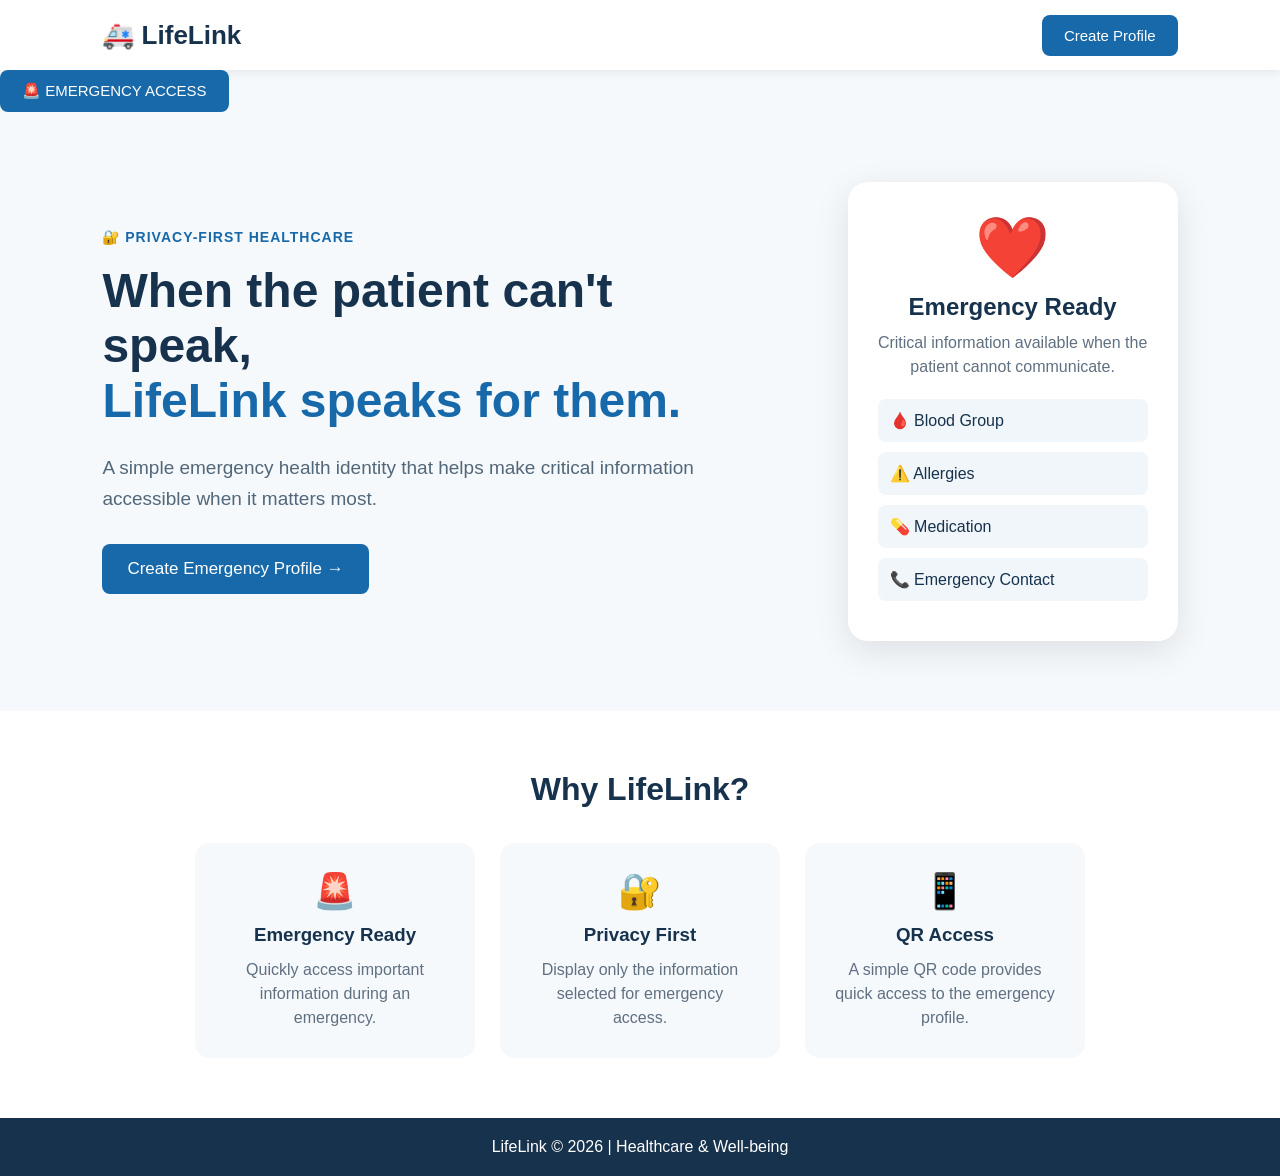
<file: index.html>
<!DOCTYPE html>
<html lang="en">
<head>
    <meta charset="UTF-8">
    <meta name="viewport" content="width=device-width, initial-scale=1.0">
    <title>LifeLink | Emergency Health Identity</title>
    <link rel="stylesheet" href="style.css">
</head>

<body>

<header>
    <div class="logo">🚑 LifeLink</div>
    <button onclick="location.href='profile.html'">
        Create Profile
    </button>
</header>
<button onclick="window.location.href='emergency.html'">
    🚨 EMERGENCY ACCESS
</button>
<main>

    <section class="hero">

        <div class="hero-text">
            <p class="tag">🔐 PRIVACY-FIRST HEALTHCARE</p>

            <h1>
                When the patient can't speak,
                <span>LifeLink speaks for them.</span>
            </h1>

            <p class="description">
                A simple emergency health identity that helps
                make critical information accessible when it
                matters most.
            </p>

            <button class="main-btn"
                    onclick="location.href='profile.html'">
                Create Emergency Profile →
            </button>
        </div>

        <div class="hero-card">
            <div class="heart">❤️</div>

            <h2>Emergency Ready</h2>

            <p>
                Critical information available when
                the patient cannot communicate.
            </p>

            <div class="mini-info">🩸 Blood Group</div>
            <div class="mini-info">⚠️ Allergies</div>
            <div class="mini-info">💊 Medication</div>
            <div class="mini-info">📞 Emergency Contact</div>
        </div>

    </section>


    <section class="features">

        <h2>Why LifeLink?</h2>

        <div class="feature-container">

            <div class="feature">
                <div class="feature-icon">🚨</div>
                <h3>Emergency Ready</h3>
                <p>
                    Quickly access important information
                    during an emergency.
                </p>
            </div>

            <div class="feature">
                <div class="feature-icon">🔐</div>
                <h3>Privacy First</h3>
                <p>
                    Display only the information selected
                    for emergency access.
                </p>
            </div>

            <div class="feature">
                <div class="feature-icon">📱</div>
                <h3>QR Access</h3>
                <p>
                    A simple QR code provides quick access
                    to the emergency profile.
                </p>
            </div>

        </div>

    </section>

</main>


<footer>
    LifeLink © 2026 | Healthcare & Well-being
</footer>

</body>
</html>
</file>
<file: style.css>
* {
    margin: 0;
    padding: 0;
    box-sizing: border-box;
    font-family: Arial, sans-serif;
}

body {
    background: #f5f9fc;
    color: #17324d;
}

header {
    height: 70px;
    padding: 0 8%;
    display: flex;
    justify-content: space-between;
    align-items: center;
    background: white;
    box-shadow: 0 2px 10px rgba(0, 0, 0, 0.08);
}

.logo {
    font-size: 26px;
    font-weight: bold;
}

button {
    border: none;
    padding: 12px 22px;
    border-radius: 8px;
    background: #1769aa;
    color: white;
    font-size: 15px;
    cursor: pointer;
}

button:hover {
    opacity: 0.85;
}

.hero {
    min-height: 520px;
    padding: 70px 8%;
    display: flex;
    justify-content: space-between;
    align-items: center;
    gap: 50px;
}

.hero-text {
    max-width: 600px;
}

.tag {
    color: #1769aa;
    font-weight: bold;
    font-size: 14px;
    margin-bottom: 18px;
    letter-spacing: 1px;
}

.hero-text h1 {
    font-size: 48px;
    line-height: 1.15;
    margin-bottom: 25px;
}

.hero-text h1 span {
    color: #1769aa;
    display: block;
}

.description {
    font-size: 19px;
    line-height: 1.6;
    margin-bottom: 30px;
    color: #526779;
}

.main-btn {
    font-size: 17px;
    padding: 15px 25px;
}

.hero-card {
    background: white;
    width: 330px;
    padding: 30px;
    border-radius: 20px;
    box-shadow: 0 10px 35px rgba(0, 0, 0, 0.1);
    text-align: center;
}

.heart {
    font-size: 60px;
    margin-bottom: 10px;
}

.hero-card h2 {
    margin-bottom: 10px;
}

.hero-card p {
    color: #607080;
    line-height: 1.5;
    margin-bottom: 20px;
}

.mini-info {
    background: #f0f6fa;
    padding: 12px;
    margin: 10px 0;
    border-radius: 8px;
    text-align: left;
}

.features {
    padding: 60px 8%;
    background: white;
    text-align: center;
}

.features h2 {
    font-size: 32px;
    margin-bottom: 35px;
}

.feature-container {
    display: flex;
    justify-content: center;
    gap: 25px;
}

.feature {
    width: 280px;
    padding: 28px;
    border-radius: 15px;
    background: #f5f9fc;
}

.feature-icon {
    font-size: 35px;
    margin-bottom: 12px;
}

.feature h3 {
    margin-bottom: 12px;
}

.feature p {
    color: #607080;
    line-height: 1.5;
}

footer {
    padding: 20px;
    text-align: center;
    background: #17324d;
    color: white;
}

.profile-section {
    min-height: 90vh;
    padding: 50px 20px;
    display: flex;
    justify-content: center;
}

.profile-box {
    background: white;
    width: 600px;
    padding: 35px;
    border-radius: 20px;
    box-shadow: 0 10px 35px rgba(0, 0, 0, 0.08);
}

.profile-box h1 {
    margin-bottom: 10px;
}

.profile-box > p {
    color: #607080;
    margin-bottom: 25px;
}

.profile-box label {
    display: block;
    margin-top: 18px;
    margin-bottom: 7px;
    font-weight: bold;
}

.profile-box input,
.profile-box select {
    width: 100%;
    padding: 13px;
    border: 1px solid #ccd7df;
    border-radius: 8px;
    font-size: 15px;
}

.profile-box input:focus,
.profile-box select:focus {
    outline: 2px solid #1769aa;
    border-color: #1769aa;
}

.profile-box button {
    margin-top: 25px;
}

.info-card {
    padding: 15px;
    margin: 10px 0;
    background: #f0f6fa;
    border-radius: 10px;
}

.info-card strong {
    display: block;
    margin-bottom: 5px;
}

.qr-area {
    margin-top: 30px;
    padding: 25px;
    text-align: center;
    background: #f5f9fc;
    border-radius: 15px;
}

#qrcode {
    display: flex;
    justify-content: center;
    margin: 20px;
}

#accessLog {
    margin-top: 15px;
    padding: 15px;
    background: #f5f9fc;
    border-radius: 10px;
}

@media (max-width: 800px) {
    .hero {
        flex-direction: column;
        text-align: center;
        padding-top: 45px;
    }

    .hero-text h1 {
        font-size: 35px;
    }

    .hero-card {
        width: 100%;
        max-width: 350px;
    }

    .feature-container {
        flex-direction: column;
        align-items: center;
    }

    .feature {
        width: 100%;
        max-width: 350px;
    }

    header {
        padding: 0 5%;
    }

    .logo {
        font-size: 22px;
    }
}
</file>
